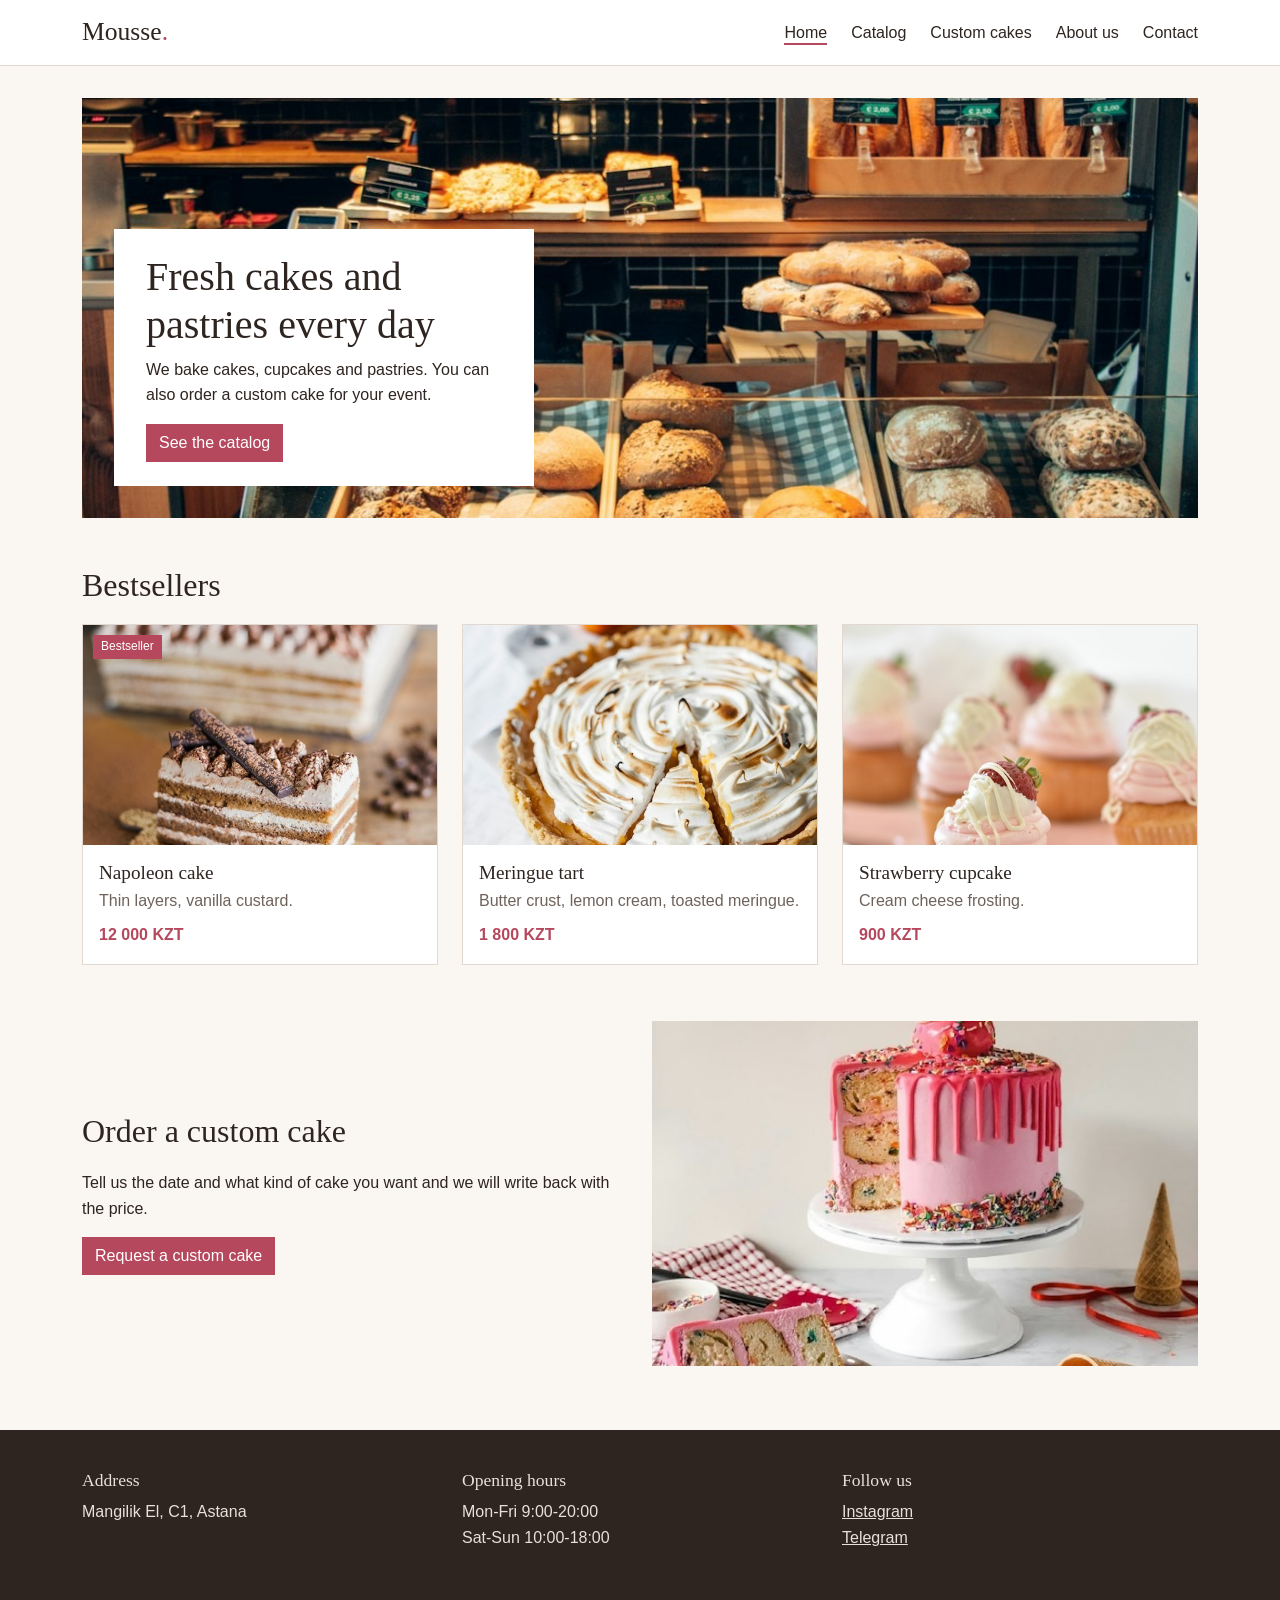
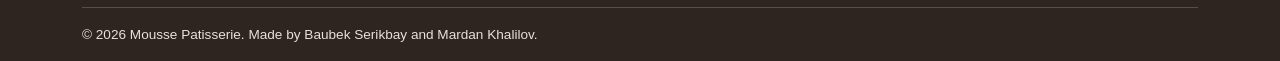
<file: index.html>
﻿<!DOCTYPE html>
<html lang="en">
<head>
  <meta charset="UTF-8">
  <meta name="viewport" content="width=device-width, initial-scale=1">
  <title>Home | Mousse Patisserie</title>
  <link href="css/bootstrap.min.css" rel="stylesheet">
  <link rel="stylesheet" href="css/base.css">
  <link rel="stylesheet" href="css/layout.css">
  <link rel="stylesheet" href="css/components.css">
  <link rel="stylesheet" href="css/responsive.css">
</head>
<body>
  <header class="site-header">
    <div class="container">
      <a class="logo" href="index.html">Mousse<span>.</span></a>
      <nav>
        <ul class="nav-links">
          <li><a href="index.html" class="active">Home</a></li>
          <li><a href="catalog.html">Catalog</a></li>
          <li><a href="custom-cakes.html">Custom cakes</a></li>
          <li><a href="about.html">About us</a></li>
          <li><a href="contact.html">Contact</a></li>
        </ul>
      </nav>
    </div>
  </header>

  <main id="main" class="container">
    <section class="hero">
      <img src="images/pastries-on-display-in-a-bakery.jpg" alt="Pastries on display in a bakery">
      <div class="hero-text">
        <h1>Fresh cakes and pastries every day</h1>
        <p>We bake cakes, cupcakes and pastries. You can also order a custom cake for your event.</p>
        <a href="catalog.html" class="btn btn-main">See the catalog</a>
      </div>
    </section>

    <section class="section mt-5">
      <h2>Bestsellers</h2>
      <div class="product-grid">
      <article class="product">
        <span class="badge-top">Bestseller</span>
        <img src="images/napoleon-cake.jpg" alt="Napoleon cake">
        <div class="product-body">
          <h3>Napoleon cake</h3>
          <p class="muted mb-2">Thin layers, vanilla custard.</p>
          <span class="price">12 000 KZT</span>
        </div>
      </article>
      <article class="product">
        <img src="images/meringue-tart.jpg" alt="Meringue tart">
        <div class="product-body">
          <h3>Meringue tart</h3>
          <p class="muted mb-2">Butter crust, lemon cream, toasted meringue.</p>
          <span class="price">1 800 KZT</span>
        </div>
      </article>
      <article class="product">
        <img src="images/strawberry-cupcake.jpg" alt="Strawberry cupcake">
        <div class="product-body">
          <h3>Strawberry cupcake</h3>
          <p class="muted mb-2">Cream cheese frosting.</p>
          <span class="price">900 KZT</span>
        </div>
      </article>
      </div>
    </section>

    <section class="section">
      <div class="row align-items-center">
        <div class="col-md-6">
          <h2>Order a custom cake</h2>
          <p>Tell us the date and what kind of cake you want and we will write back with the price.</p>
          <a href="custom-cakes.html" class="btn btn-main">Request a custom cake</a>
        </div>
        <div class="col-md-6 mt-3 mt-md-0">
          <img src="images/pink-custom-cake-with-drip.jpg" alt="Pink custom cake with drip">
        </div>
      </div>
    </section>
  </main>

  <footer class="site-footer">
    <div class="container">
      <div class="row">
        <div class="col-md-4 mb-3">
          <h3>Address</h3>
          <p>Mangilik El, C1, Astana</p>
        </div>
        <div class="col-md-4 mb-3">
          <h3>Opening hours</h3>
          <p>Mon-Fri 9:00-20:00<br>Sat-Sun 10:00-18:00</p>
        </div>
        <div class="col-md-4 mb-3">
          <h3>Follow us</h3>
          <p><a href="https://www.instagram.com/mousse.patisserie/">Instagram</a><br><a href="https://t.me/mardan_kh_07">Telegram</a></p>
        </div>
      </div>
      <div class="footer-bottom">&copy; 2026 Mousse Patisserie. Made by Baubek Serikbay and Mardan Khalilov.</div>
    </div>
  </footer>
</body>
</html>
</file>
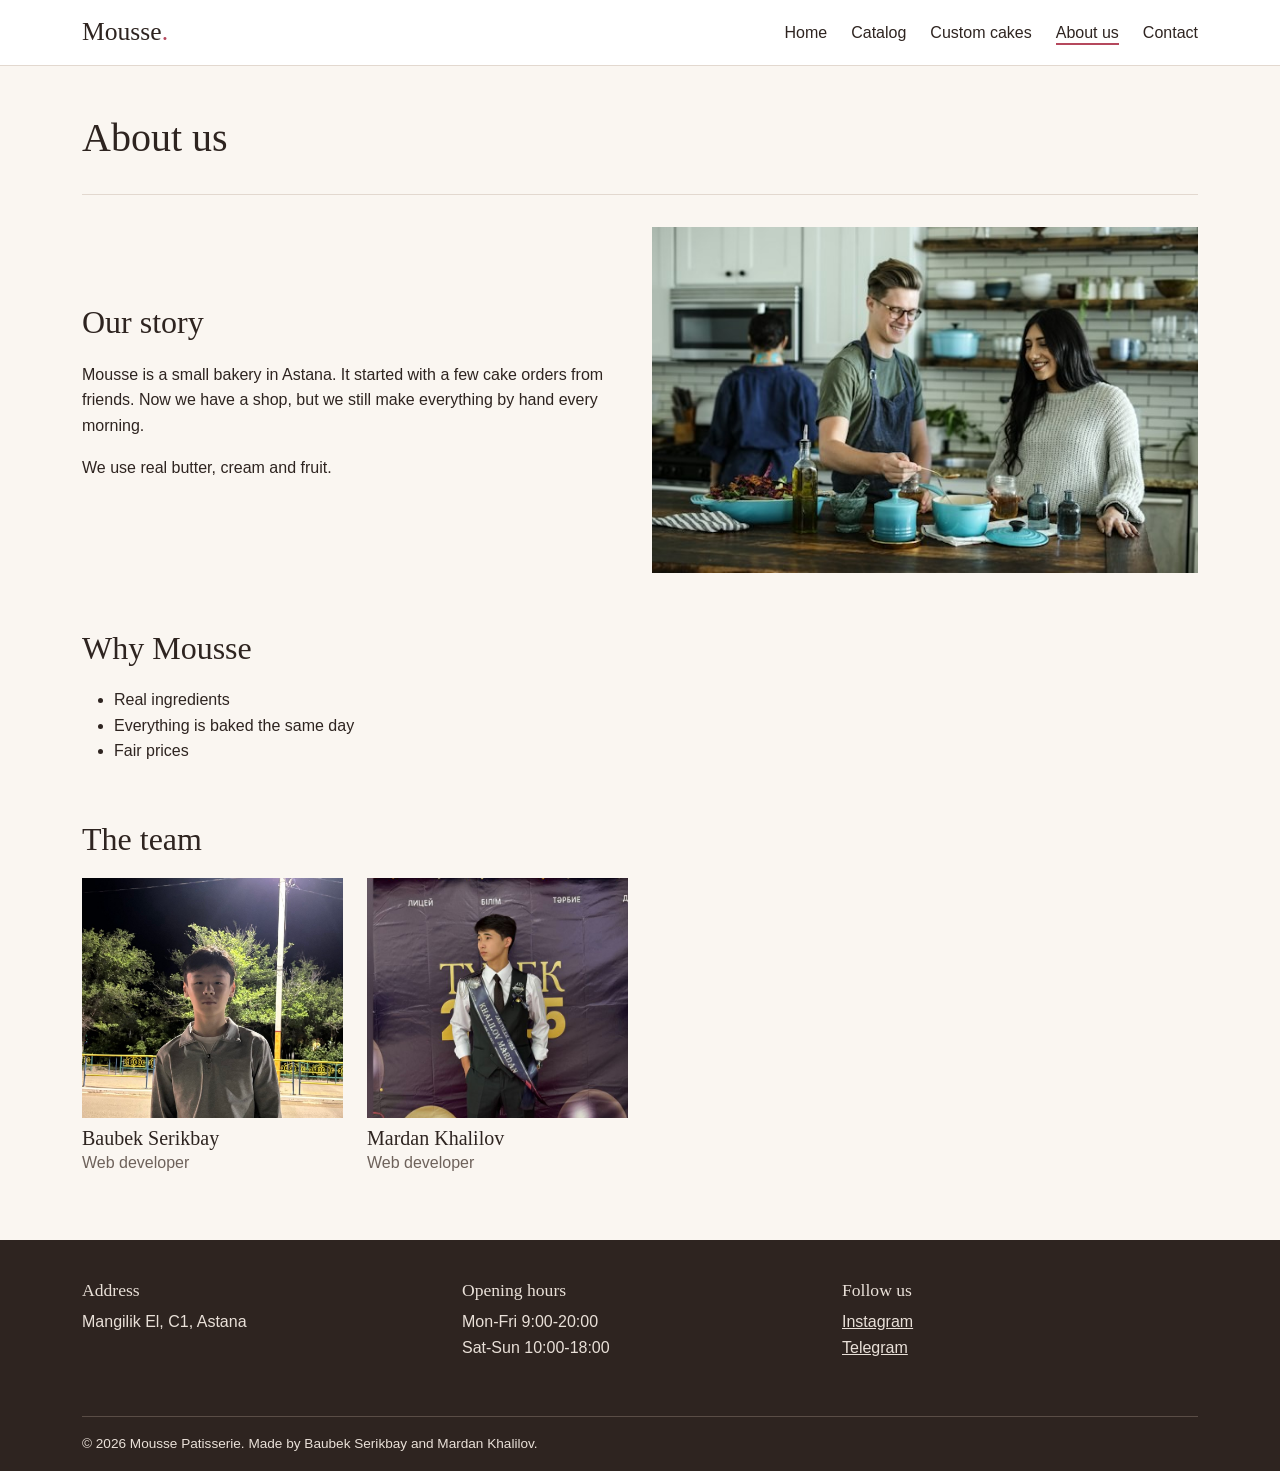
<file: about.html>
﻿<!DOCTYPE html>
<html lang="en">
<head>
  <meta charset="UTF-8">
  <meta name="viewport" content="width=device-width, initial-scale=1">
  <title>About us | Mousse Patisserie</title>
  <link href="css/bootstrap.min.css" rel="stylesheet">
  <link rel="stylesheet" href="css/base.css">
  <link rel="stylesheet" href="css/layout.css">
  <link rel="stylesheet" href="css/components.css">
  <link rel="stylesheet" href="css/responsive.css">
</head>
<body>
  <header class="site-header">
    <div class="container">
      <a class="logo" href="index.html">Mousse<span>.</span></a>
      <nav>
        <ul class="nav-links">
          <li><a href="index.html">Home</a></li>
          <li><a href="catalog.html">Catalog</a></li>
          <li><a href="custom-cakes.html">Custom cakes</a></li>
          <li><a href="about.html" class="active">About us</a></li>
          <li><a href="contact.html">Contact</a></li>
        </ul>
      </nav>
    </div>
  </header>

  <main id="main" class="container">
    <div class="page-title">
      <h1>About us</h1>
    </div>

    <section class="section">
      <div class="row align-items-center">
        <div class="col-md-6">
          <h2>Our story</h2>
          <p>Mousse is a small bakery in Astana. It started with a few cake orders from friends. Now we have a shop, but we still make everything by hand every morning.</p>
          <p>We use real butter, cream and fruit.</p>
        </div>
        <div class="col-md-6 mt-3 mt-md-0">
          <img src="images/bakers-working-in-the-kitchen.jpg" alt="Bakers working in the kitchen">
        </div>
      </div>
    </section>

    <section class="section">
      <h2>Why Mousse</h2>
      <ul>
        <li>Real ingredients</li>
        <li>Everything is baked the same day</li>
        <li>Fair prices</li>
      </ul>
    </section>

    <section class="section">
      <h2>The team</h2>
      <div class="row g-4">
        <div class="col-6 col-md-3 team-member">
          <img src="images/winux.jpg" alt="Baubek Serikbay">
          <h3 class="h5 mt-2 mb-0">Baubek Serikbay</h3>
          <span class="muted">Web developer</span>
        </div>
        <div class="col-6 col-md-3 team-member">
          <img src="images/Mardan7.jpg" alt="Mardan Khalilov">
          <h3 class="h5 mt-2 mb-0">Mardan Khalilov</h3>
          <span class="muted">Web developer</span>
        </div>
      </div>
    </section>
  </main>

  <footer class="site-footer">
    <div class="container">
      <div class="row">
        <div class="col-md-4 mb-3">
          <h3>Address</h3>
          <p>Mangilik El, C1, Astana</p>
        </div>
        <div class="col-md-4 mb-3">
          <h3>Opening hours</h3>
          <p>Mon-Fri 9:00-20:00<br>Sat-Sun 10:00-18:00</p>
        </div>
        <div class="col-md-4 mb-3">
          <h3>Follow us</h3>
          <p><a href="https://www.instagram.com/mousse.patisserie/">Instagram</a><br><a href="https://t.me/mardan_kh_07">Telegram</a></p>
        </div>
      </div>
      <div class="footer-bottom">&copy; 2026 Mousse Patisserie. Made by Baubek Serikbay and Mardan Khalilov.</div>
    </div>
  </footer>
</body>
</html>
</file>
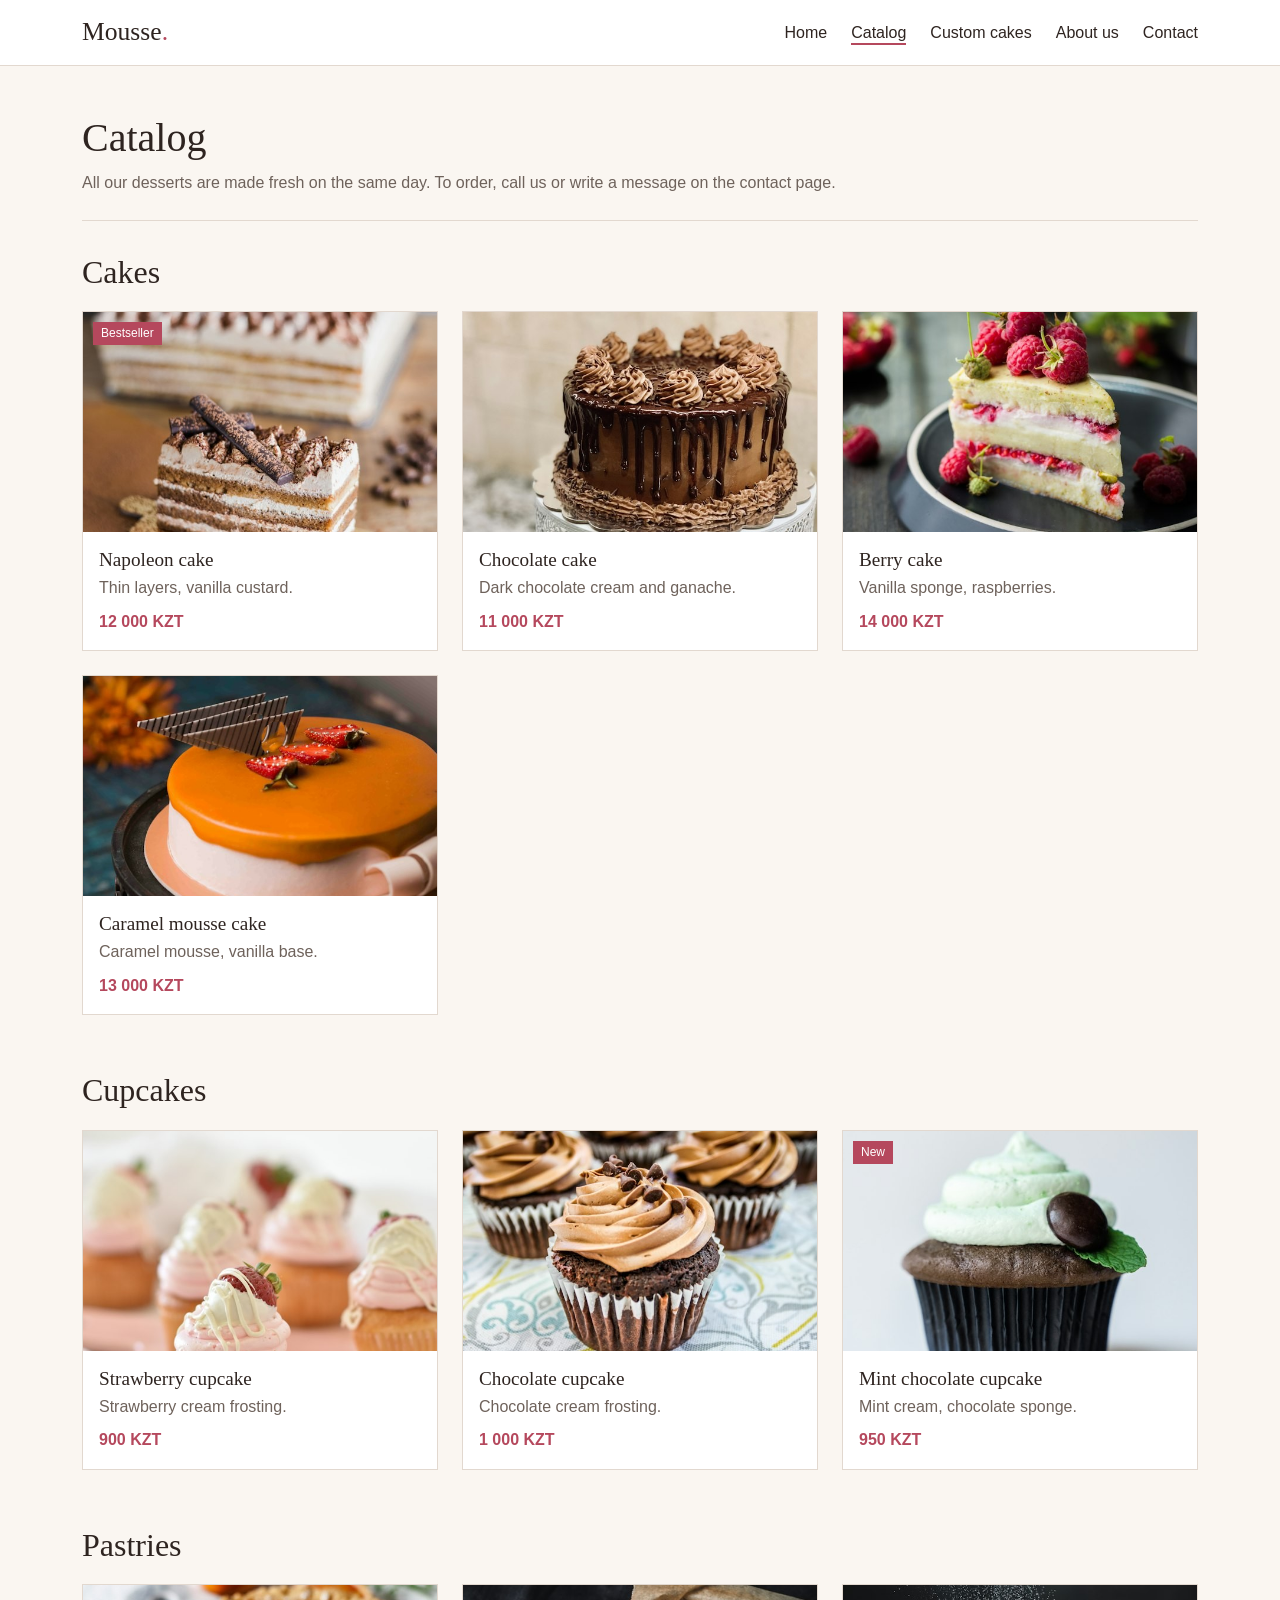
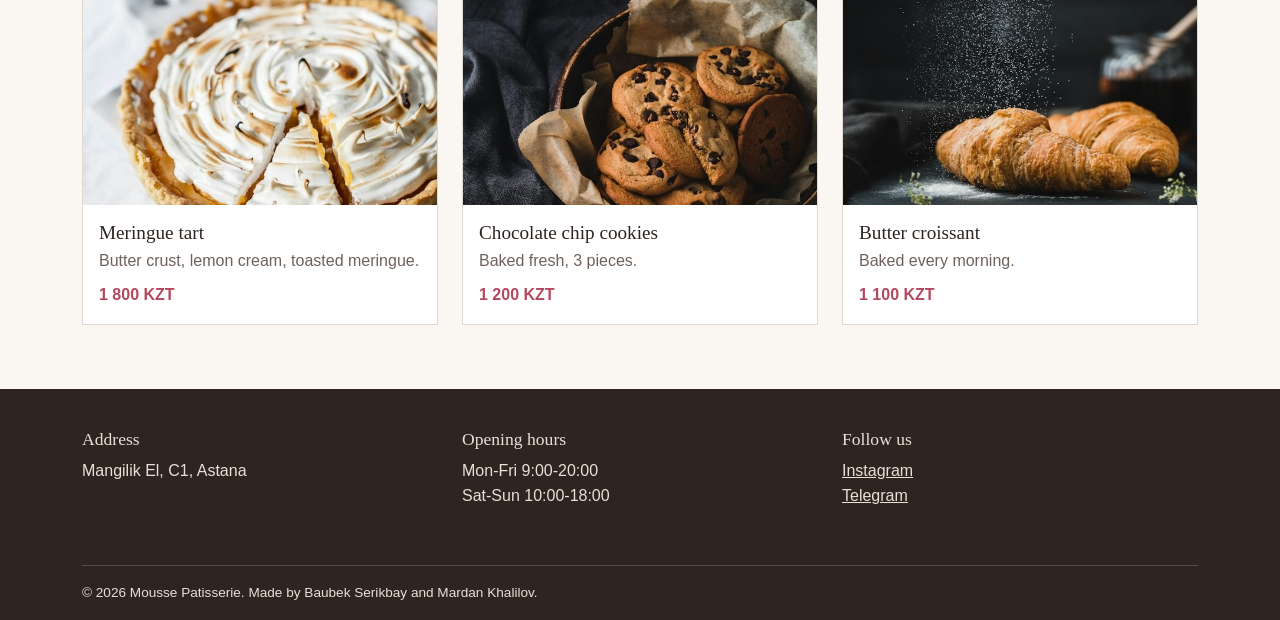
<file: catalog.html>
﻿<!DOCTYPE html>
<html lang="en">
<head>
  <meta charset="UTF-8">
  <meta name="viewport" content="width=device-width, initial-scale=1">
  <title>Catalog | Mousse Patisserie</title>
  <link href="css/bootstrap.min.css" rel="stylesheet">
  <link rel="stylesheet" href="css/base.css">
  <link rel="stylesheet" href="css/layout.css">
  <link rel="stylesheet" href="css/components.css">
  <link rel="stylesheet" href="css/responsive.css">
</head>
<body>
  <header class="site-header">
    <div class="container">
      <a class="logo" href="index.html">Mousse<span>.</span></a>
      <nav>
        <ul class="nav-links">
          <li><a href="index.html">Home</a></li>
          <li><a href="catalog.html" class="active">Catalog</a></li>
          <li><a href="custom-cakes.html">Custom cakes</a></li>
          <li><a href="about.html">About us</a></li>
          <li><a href="contact.html">Contact</a></li>
        </ul>
      </nav>
    </div>
  </header>

  <main id="main" class="container">
    <div class="page-title">
      <h1>Catalog</h1>
      <p class="muted mb-0">All our desserts are made fresh on the same day. To order, call us or write a message on the contact page.</p>
    </div>

    <section class="section" id="cakes">
      <h2>Cakes</h2>
      <div class="product-grid">
      <article class="product">
        <span class="badge-top">Bestseller</span>
        <img src="images/napoleon-cake.jpg" alt="Napoleon cake">
        <div class="product-body">
          <h3>Napoleon cake</h3>
          <p class="muted mb-2">Thin layers, vanilla custard.</p>
          <span class="price">12 000 KZT</span>
        </div>
      </article>
      <article class="product">
        <img src="images/chocolate-cake.jpg" alt="Chocolate cake">
        <div class="product-body">
          <h3>Chocolate cake</h3>
          <p class="muted mb-2">Dark chocolate cream and ganache.</p>
          <span class="price">11 000 KZT</span>
        </div>
      </article>
      <article class="product">
        <img src="images/berry-cake.jpg" alt="Berry cake">
        <div class="product-body">
          <h3>Berry cake</h3>
          <p class="muted mb-2">Vanilla sponge, raspberries.</p>
          <span class="price">14 000 KZT</span>
        </div>
      </article>
      <article class="product">
        <img src="images/caramel-mousse-cake.jpg" alt="Caramel mousse cake">
        <div class="product-body">
          <h3>Caramel mousse cake</h3>
          <p class="muted mb-2">Caramel mousse, vanilla base.</p>
          <span class="price">13 000 KZT</span>
        </div>
      </article>
      </div>
    </section>

    <section class="section" id="cupcakes">
      <h2>Cupcakes</h2>
      <div class="product-grid">
      <article class="product">
        <img src="images/strawberry-cupcake.jpg" alt="Strawberry cupcake">
        <div class="product-body">
          <h3>Strawberry cupcake</h3>
          <p class="muted mb-2">Strawberry cream frosting.</p>
          <span class="price">900 KZT</span>
        </div>
      </article>
      <article class="product">
        <img src="images/chocolate-cupcake.jpg" alt="Chocolate cupcake">
        <div class="product-body">
          <h3>Chocolate cupcake</h3>
          <p class="muted mb-2">Chocolate cream frosting.</p>
          <span class="price">1 000 KZT</span>
        </div>
      </article>
      <article class="product">
        <span class="badge-top">New</span>
        <img src="images/mint-chocolate-cupcake.jpg" alt="Mint chocolate cupcake">
        <div class="product-body">
          <h3>Mint chocolate cupcake</h3>
          <p class="muted mb-2">Mint cream, chocolate sponge.</p>
          <span class="price">950 KZT</span>
        </div>
      </article>
      </div>
    </section>

    <section class="section" id="pastries">
      <h2>Pastries</h2>
      <div class="product-grid">
      <article class="product">
        <img src="images/meringue-tart.jpg" alt="Meringue tart">
        <div class="product-body">
          <h3>Meringue tart</h3>
          <p class="muted mb-2">Butter crust, lemon cream, toasted meringue.</p>
          <span class="price">1 800 KZT</span>
        </div>
      </article>
      <article class="product">
        <img src="images/chocolate-chip-cookies.jpg" alt="Chocolate chip cookies">
        <div class="product-body">
          <h3>Chocolate chip cookies</h3>
          <p class="muted mb-2">Baked fresh, 3 pieces.</p>
          <span class="price">1 200 KZT</span>
        </div>
      </article>
      <article class="product">
        <img src="images/butter-croissant.jpg" alt="Butter croissant">
        <div class="product-body">
          <h3>Butter croissant</h3>
          <p class="muted mb-2">Baked every morning.</p>
          <span class="price">1 100 KZT</span>
        </div>
      </article>
      </div>
    </section>
  </main>

  <footer class="site-footer">
    <div class="container">
      <div class="row">
        <div class="col-md-4 mb-3">
          <h3>Address</h3>
          <p>Mangilik El, C1, Astana</p>
        </div>
        <div class="col-md-4 mb-3">
          <h3>Opening hours</h3>
          <p>Mon-Fri 9:00-20:00<br>Sat-Sun 10:00-18:00</p>
        </div>
        <div class="col-md-4 mb-3">
          <h3>Follow us</h3>
          <p><a href="https://www.instagram.com/mousse.patisserie/">Instagram</a><br><a href="https://t.me/mardan_kh_07">Telegram</a></p>
        </div>
      </div>
      <div class="footer-bottom">&copy; 2026 Mousse Patisserie. Made by Baubek Serikbay and Mardan Khalilov.</div>
    </div>
  </footer>
</body>
</html>
</file>
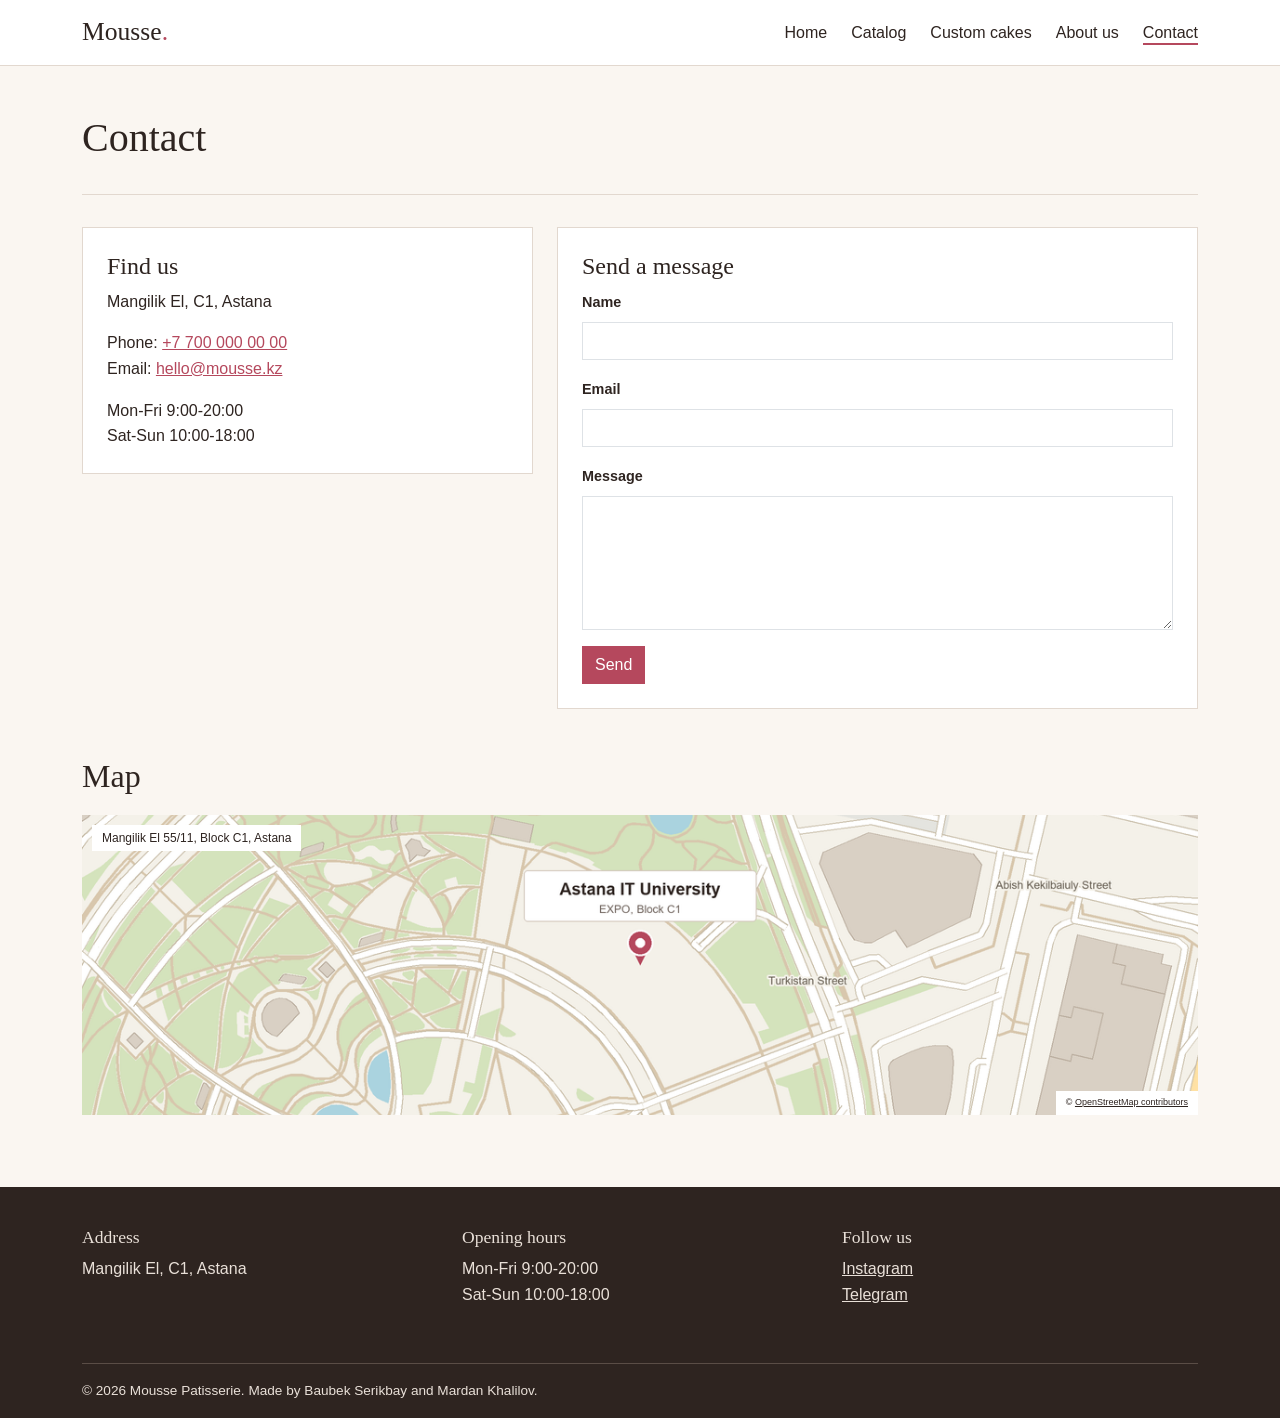
<file: contact.html>
﻿<!DOCTYPE html>
<html lang="en">
<head>
  <meta charset="UTF-8">
  <meta name="viewport" content="width=device-width, initial-scale=1">
  <title>Contact | Mousse Patisserie</title>
  <link href="css/bootstrap.min.css" rel="stylesheet">
  <link rel="stylesheet" href="css/base.css">
  <link rel="stylesheet" href="css/layout.css">
  <link rel="stylesheet" href="css/components.css">
  <link rel="stylesheet" href="css/responsive.css">
</head>
<body>
  <header class="site-header">
    <div class="container">
      <a class="logo" href="index.html">Mousse<span>.</span></a>
      <nav>
        <ul class="nav-links">
          <li><a href="index.html">Home</a></li>
          <li><a href="catalog.html">Catalog</a></li>
          <li><a href="custom-cakes.html">Custom cakes</a></li>
          <li><a href="about.html">About us</a></li>
          <li><a href="contact.html" class="active">Contact</a></li>
        </ul>
      </nav>
    </div>
  </header>

  <main id="main" class="container">
    <div class="page-title">
      <h1>Contact</h1>
    </div>

    <div class="row g-4">
      <div class="col-lg-5">
        <div class="contact-box">
          <h2 class="h4">Find us</h2>
          <p>Mangilik El, C1, Astana</p>
          <p>Phone: <a href="tel:+77000000000">+7 700 000 00 00</a><br>
             Email: <a href="mailto:hello@mousse.kz">hello@mousse.kz</a></p>
          <p class="mb-0">Mon-Fri 9:00-20:00<br>Sat-Sun 10:00-18:00</p>
        </div>
      </div>
      <div class="col-lg-7">
        <form action="#" method="post" class="contact-box">
          <h2 class="h4">Send a message</h2>
          <div class="mb-3">
            <label for="c-name" class="form-label">Name</label>
            <input type="text" class="form-control" id="c-name" name="name" required>
          </div>
          <div class="mb-3">
            <label for="c-email" class="form-label">Email</label>
            <input type="email" class="form-control" id="c-email" name="email" required>
          </div>
          <div class="mb-3">
            <label for="c-msg" class="form-label">Message</label>
            <textarea class="form-control" id="c-msg" name="message" rows="5" required></textarea>
          </div>
          <button type="submit" class="btn btn-main">Send</button>
        </form>
      </div>
    </div>

    <section class="section mt-5">
      <h2>Map</h2>
      <iframe class="map-frame" title="Astana IT University, EXPO Block C1" loading="lazy"
        src="map.html"></iframe>
    </section>
  </main>

  <footer class="site-footer">
    <div class="container">
      <div class="row">
        <div class="col-md-4 mb-3">
          <h3>Address</h3>
          <p>Mangilik El, C1, Astana</p>
        </div>
        <div class="col-md-4 mb-3">
          <h3>Opening hours</h3>
          <p>Mon-Fri 9:00-20:00<br>Sat-Sun 10:00-18:00</p>
        </div>
        <div class="col-md-4 mb-3">
          <h3>Follow us</h3>
          <p><a href="https://www.instagram.com/mousse.patisserie/">Instagram</a><br><a href="https://t.me/mardan_kh_07">Telegram</a></p>
        </div>
      </div>
      <div class="footer-bottom">&copy; 2026 Mousse Patisserie. Made by Baubek Serikbay and Mardan Khalilov.</div>
    </div>
  </footer>
</body>
</html>
</file>
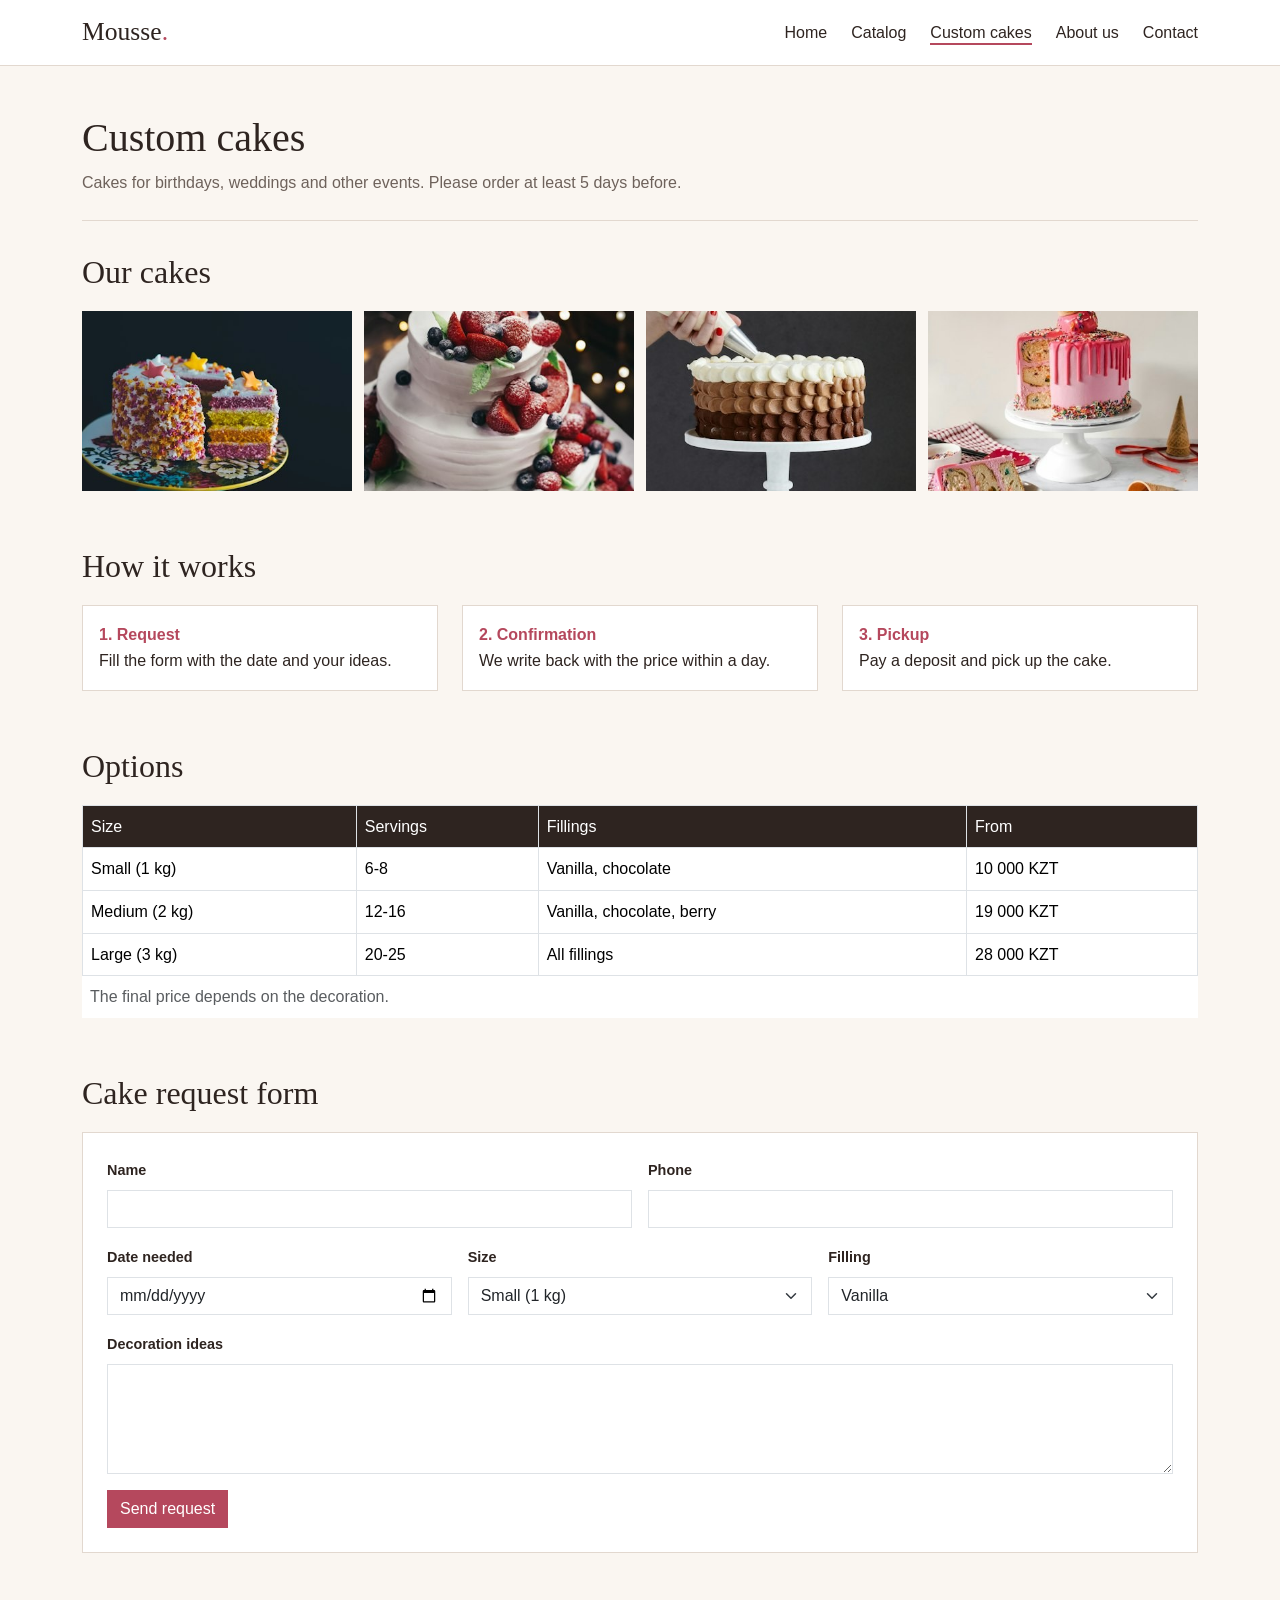
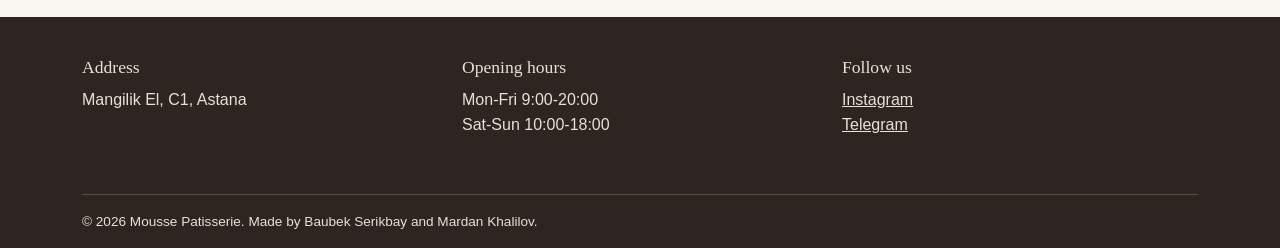
<file: custom-cakes.html>
﻿<!DOCTYPE html>
<html lang="en">
<head>
  <meta charset="UTF-8">
  <meta name="viewport" content="width=device-width, initial-scale=1">
  <title>Custom cakes | Mousse Patisserie</title>
  <link href="css/bootstrap.min.css" rel="stylesheet">
  <link rel="stylesheet" href="css/base.css">
  <link rel="stylesheet" href="css/layout.css">
  <link rel="stylesheet" href="css/components.css">
  <link rel="stylesheet" href="css/responsive.css">
</head>
<body>
  <header class="site-header">
    <div class="container">
      <a class="logo" href="index.html">Mousse<span>.</span></a>
      <nav>
        <ul class="nav-links">
          <li><a href="index.html">Home</a></li>
          <li><a href="catalog.html">Catalog</a></li>
          <li><a href="custom-cakes.html" class="active">Custom cakes</a></li>
          <li><a href="about.html">About us</a></li>
          <li><a href="contact.html">Contact</a></li>
        </ul>
      </nav>
    </div>
  </header>

  <main id="main" class="container">
    <div class="page-title">
      <h1>Custom cakes</h1>
      <p class="muted mb-0">Cakes for birthdays, weddings and other events. Please order at least 5 days before.</p>
    </div>

    <section class="section">
      <h2>Our cakes</h2>
      <div class="gallery-grid">
        <img src="images/rainbow-layer-cake.jpg" alt="Rainbow layer cake">
        <img src="images/berry-wedding-cake.jpg" alt="Berry wedding cake">
        <img src="images/chocolate-ombre-cake.jpg" alt="Chocolate ombre cake">
        <img src="images/pink-drip-cake.jpg" alt="Pink drip cake">
      </div>
    </section>

    <section class="section">
      <h2>How it works</h2>
      <ol class="steps p-0">
        <li><strong>1. Request</strong>Fill the form with the date and your ideas.</li>
        <li><strong>2. Confirmation</strong>We write back with the price within a day.</li>
        <li><strong>3. Pickup</strong>Pay a deposit and pick up the cake.</li>
      </ol>
    </section>

    <section class="section">
      <h2>Options</h2>
      <div class="table-responsive table-wrap">
        <table class="table table-bordered mb-0" id="options-table">
          <caption class="px-2">The final price depends on the decoration.</caption>
          <thead>
            <tr>
              <th scope="col">Size</th>
              <th scope="col">Servings</th>
              <th scope="col">Fillings</th>
              <th scope="col">From</th>
            </tr>
          </thead>
          <tbody>
            <tr><td>Small (1 kg)</td><td>6-8</td><td>Vanilla, chocolate</td><td>10 000 KZT</td></tr>
            <tr><td>Medium (2 kg)</td><td>12-16</td><td>Vanilla, chocolate, berry</td><td>19 000 KZT</td></tr>
            <tr><td>Large (3 kg)</td><td>20-25</td><td>All fillings</td><td>28 000 KZT</td></tr>
          </tbody>
        </table>
      </div>
    </section>

    <section class="section">
      <h2>Cake request form</h2>
      <form action="#" method="post" class="contact-box">
        <div class="row g-3">
          <div class="col-md-6">
            <label for="name" class="form-label">Name</label>
            <input type="text" class="form-control" id="name" name="name" required>
          </div>
          <div class="col-md-6">
            <label for="phone" class="form-label">Phone</label>
            <input type="tel" class="form-control" id="phone" name="phone" required>
          </div>
          <div class="col-md-4">
            <label for="date" class="form-label">Date needed</label>
            <input type="date" class="form-control" id="date" name="date" required>
          </div>
          <div class="col-md-4">
            <label for="size" class="form-label">Size</label>
            <select class="form-select" id="size" name="size">
              <option>Small (1 kg)</option>
              <option>Medium (2 kg)</option>
              <option>Large (3 kg)</option>
            </select>
          </div>
          <div class="col-md-4">
            <label for="filling" class="form-label">Filling</label>
            <select class="form-select" id="filling" name="filling">
              <option>Vanilla</option>
              <option>Chocolate</option>
              <option>Berry</option>
            </select>
          </div>
          <div class="col-12">
            <label for="idea" class="form-label">Decoration ideas</label>
            <textarea class="form-control" id="idea" name="idea" rows="4"></textarea>
          </div>
          <div class="col-12">
            <button type="submit" class="btn btn-main">Send request</button>
          </div>
        </div>
      </form>
    </section>
  </main>

  <footer class="site-footer">
    <div class="container">
      <div class="row">
        <div class="col-md-4 mb-3">
          <h3>Address</h3>
          <p>Mangilik El, C1, Astana</p>
        </div>
        <div class="col-md-4 mb-3">
          <h3>Opening hours</h3>
          <p>Mon-Fri 9:00-20:00<br>Sat-Sun 10:00-18:00</p>
        </div>
        <div class="col-md-4 mb-3">
          <h3>Follow us</h3>
          <p><a href="https://www.instagram.com/mousse.patisserie/">Instagram</a><br><a href="https://t.me/mardan_kh_07">Telegram</a></p>
        </div>
      </div>
      <div class="footer-bottom">&copy; 2026 Mousse Patisserie. Made by Baubek Serikbay and Mardan Khalilov.</div>
    </div>
  </footer>
</body>
</html>
</file>
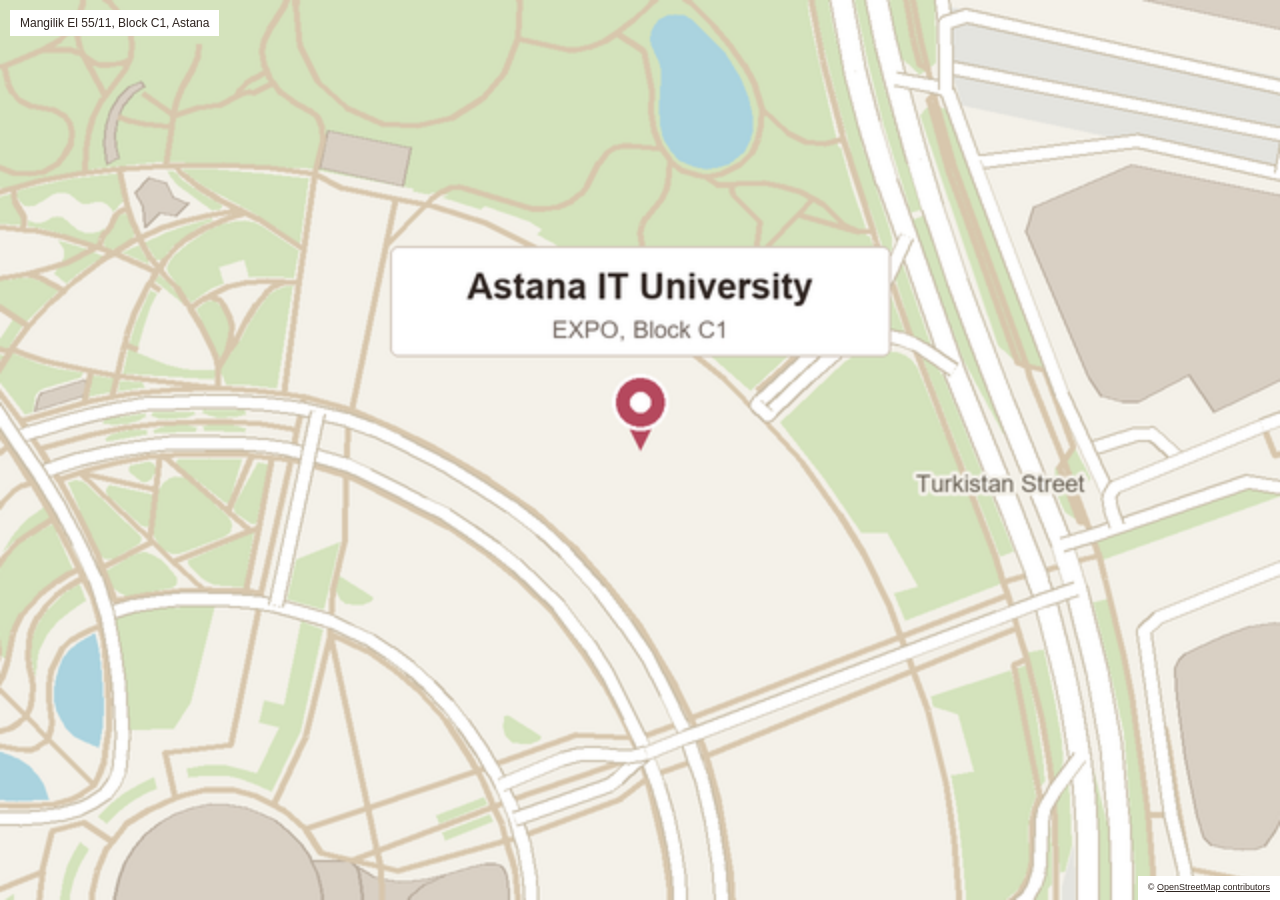
<file: map.html>
<!DOCTYPE html>
<html lang="en">
<head>
  <meta charset="UTF-8">
  <meta name="viewport" content="width=device-width, initial-scale=1">
  <title>Astana IT University location</title>
  <style>
    html, body { height: 100%; margin: 0; }
    body { font-family: Arial, Helvetica, sans-serif; color: #2e2420; }
    figure { position: relative; height: 100%; margin: 0; overflow: hidden; }
    img { display: block; width: 100%; height: 100%; object-fit: cover; }
    .address, figcaption { position: absolute; background: #fff; padding: 6px 10px; font-size: 12px; }
    .address { top: 10px; left: 10px; margin: 0; }
    figcaption { right: 0; bottom: 0; max-width: calc(100% - 20px); font-size: 9px; line-height: 1.3; }
    a { color: #2e2420; }
  </style>
</head>
<body>
  <figure>
    <img src="images/location-map.png" alt="Map of the EXPO area with Astana IT University marked in Block C1">
    <p class="address">Mangilik El 55/11, Block C1, Astana</p>
    <figcaption>&copy; <a href="https://www.openstreetmap.org/copyright" target="_blank" rel="noopener">OpenStreetMap contributors</a></figcaption>
  </figure>
</body>
</html>
</file>
<file: css/base.css>
body {
  background: #faf6f1;
  color: #2e2420;
  font-family: Arial, Helvetica, sans-serif;
  line-height: 1.6;
}

h1,
h2,
h3 {
  font-family: Georgia, "Times New Roman", serif;
  font-weight: normal;
}

a {
  color: #b5485d;
}

img {
  max-width: 100%;
  display: block;
}

#main {
  min-height: 60vh;
}

.page-title {
  padding: 3rem 0 1.5rem;
  border-bottom: 1px solid #e2d8cf;
  margin-bottom: 2rem;
}

.muted {
  color: #6e625b;
}
</file>
<file: css/layout.css>
/* header: flexbox */
.site-header {
  background: #ffffff;
  border-bottom: 1px solid #e2d8cf;
  position: sticky;
  top: 0;
  z-index: 100;
}

.site-header .container {
  display: flex;
  align-items: center;
  justify-content: space-between;
  padding-top: 0.75rem;
  padding-bottom: 0.75rem;
}

.logo {
  font-family: Georgia, serif;
  font-size: 1.6rem;
  color: #2e2420;
  text-decoration: none;
}

.logo span {
  color: #b5485d;
}

.nav-links {
  display: flex;
  gap: 1.5rem;
  list-style: none;
  margin: 0;
  padding: 0;
}

.nav-links a {
  color: #2e2420;
  text-decoration: none;
  padding-bottom: 2px;
}

.nav-links a:hover,
.nav-links a.active {
  border-bottom: 2px solid #b5485d;
}

/* hero: absolute positioned label over a relative box */
.hero {
  position: relative;
  margin-top: 2rem;
}

.hero img {
  width: 100%;
  height: 420px;
  object-fit: cover;
}

.hero-text {
  position: absolute;
  left: 2rem;
  bottom: 2rem;
  background: #ffffff;
  padding: 1.5rem 2rem;
  max-width: 420px;
}

/* product grid: CSS grid */
.product-grid {
  display: grid;
  grid-template-columns: repeat(3, 1fr);
  gap: 1.5rem;
}

.gallery-grid {
  display: grid;
  grid-template-columns: repeat(4, 1fr);
  gap: 0.75rem;
}

.gallery-grid img {
  width: 100%;
  height: 180px;
  object-fit: cover;
}

/* footer */
.site-footer {
  background: #2e2420;
  color: #e9e0d8;
  margin-top: 4rem;
  padding: 2.5rem 0 1rem;
}

.site-footer a {
  color: #e9e0d8;
}

.site-footer h3 {
  font-size: 1.1rem;
}

.footer-bottom {
  border-top: 1px solid #5a4d46;
  margin-top: 1.5rem;
  padding-top: 1rem;
  font-size: 0.85rem;
}
</file>
<file: css/components.css>
.product {
  background: #ffffff;
  border: 1px solid #e2d8cf;
  position: relative;
}

.product img {
  width: 100%;
  height: 220px;
  object-fit: cover;
}

.product-body {
  padding: 1rem;
}

.product-body h3 {
  font-size: 1.2rem;
  margin-bottom: 0.25rem;
}

.price {
  font-weight: bold;
  color: #b5485d;
}

.badge-top {
  position: absolute;
  top: 10px;
  left: 10px;
  background: #b5485d;
  color: #ffffff;
  font-size: 0.75rem;
  padding: 2px 8px;
}

.btn-main {
  background: #b5485d;
  border: 1px solid #b5485d;
  color: #ffffff;
  border-radius: 0;
}

.btn-main:hover {
  background: #8f3547;
  color: #ffffff;
}

.section {
  margin-bottom: 3.5rem;
}

.section h2 {
  margin-bottom: 1.25rem;
}

.steps {
  display: flex;
  gap: 1.5rem;
}

.steps li {
  flex: 1;
  background: #ffffff;
  border: 1px solid #e2d8cf;
  padding: 1rem;
  list-style: none;
}

.steps strong {
  display: block;
  color: #b5485d;
}

.table-wrap {
  background: #ffffff;
}

#options-table th {
  background: #2e2420;
  color: #ffffff;
  font-weight: normal;
}

.team-member img {
  width: 100%;
  height: 240px;
  object-fit: cover;
}

form label {
  font-weight: bold;
  font-size: 0.9rem;
}

form .form-control,
form .form-select {
  border-radius: 0;
}

.contact-box {
  background: #ffffff;
  border: 1px solid #e2d8cf;
  padding: 1.5rem;
}

.map-frame {
  width: 100%;
  height: 300px;
  border: 0;
}
</file>
<file: css/responsive.css>
/* tablet */
@media (max-width: 992px) {
  .product-grid {
    grid-template-columns: repeat(2, 1fr);
  }

  .gallery-grid {
    grid-template-columns: repeat(2, 1fr);
  }

  .hero img {
    height: 320px;
  }

  .nav-links {
    gap: 1rem;
    font-size: 0.95rem;
  }
}

/* mobile */
@media (max-width: 576px) {
  .site-header .container {
    flex-direction: column;
    gap: 0.5rem;
  }

  .nav-links {
    flex-wrap: wrap;
    justify-content: center;
  }

  .product-grid {
    grid-template-columns: 1fr;
  }

  .steps {
    flex-direction: column;
  }

  .hero-text {
    position: static;
    max-width: none;
  }

  .hero img {
    height: 220px;
  }
}
</file>
